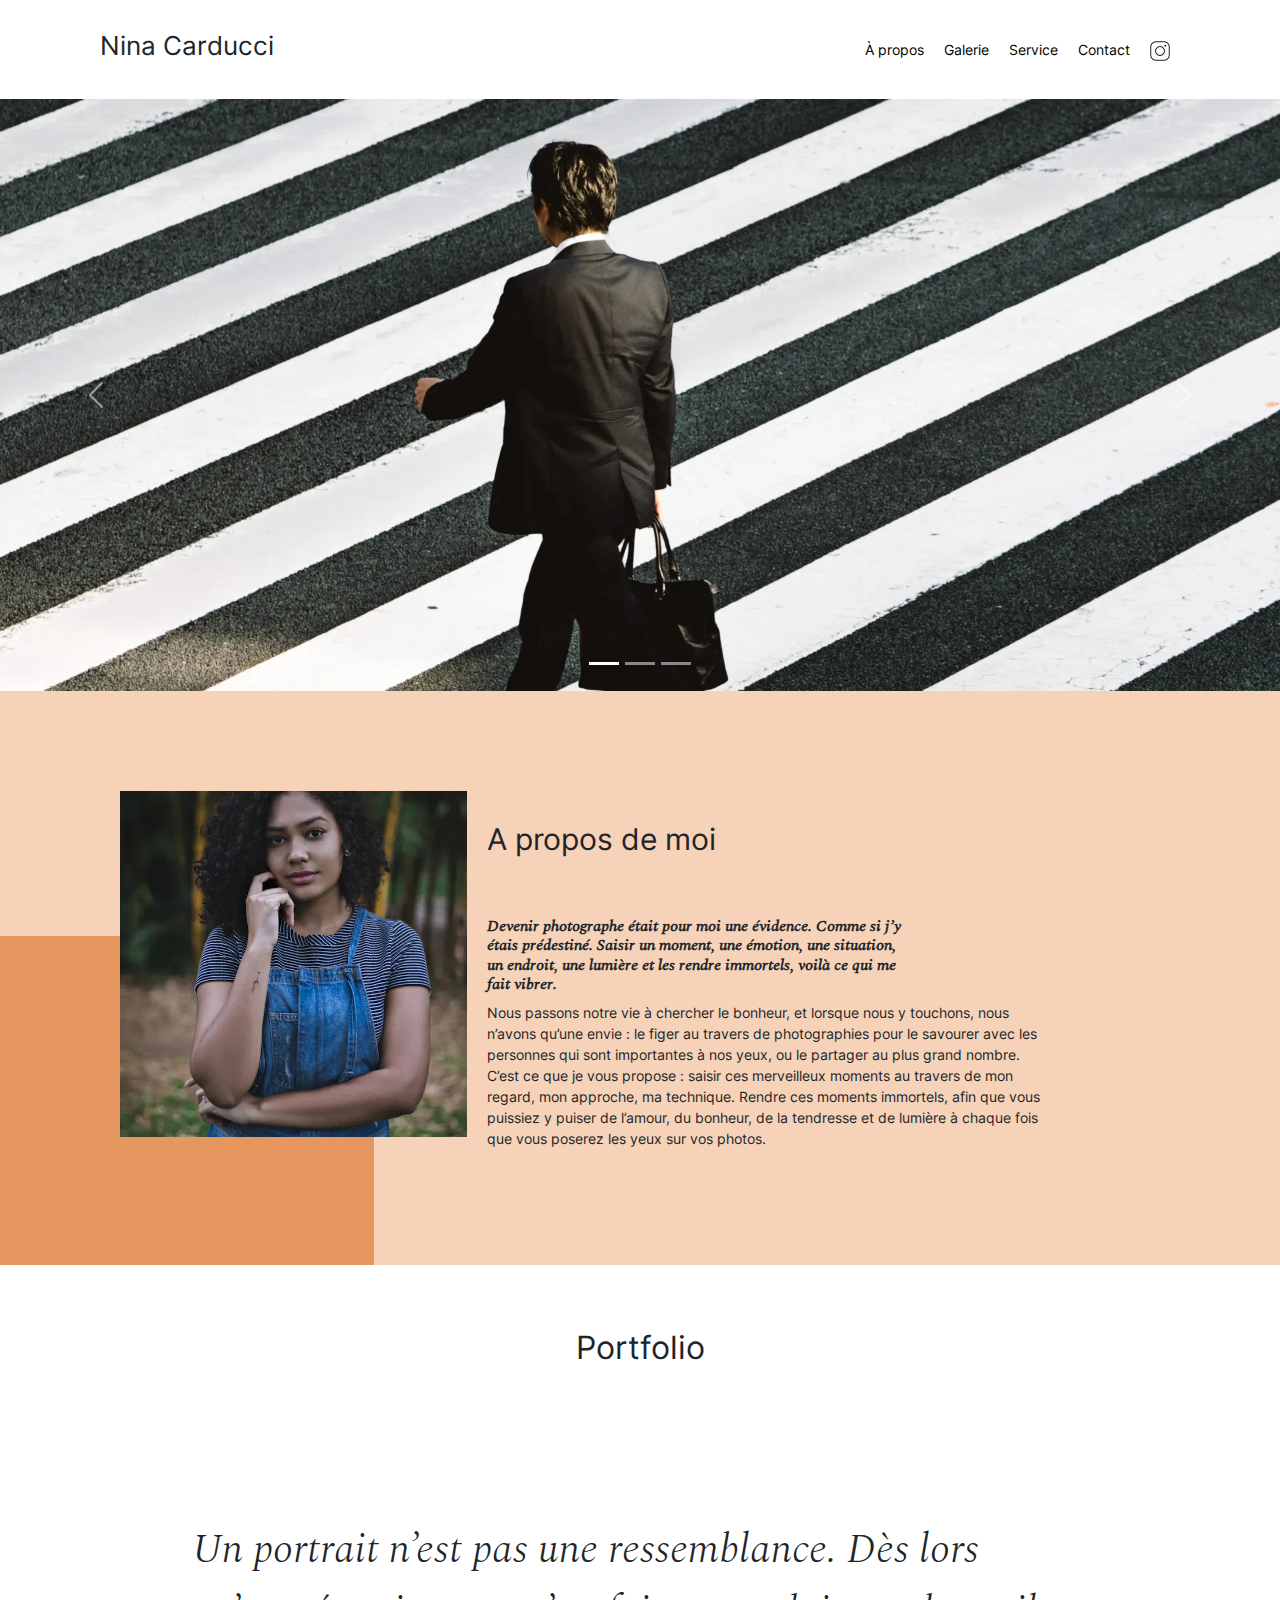
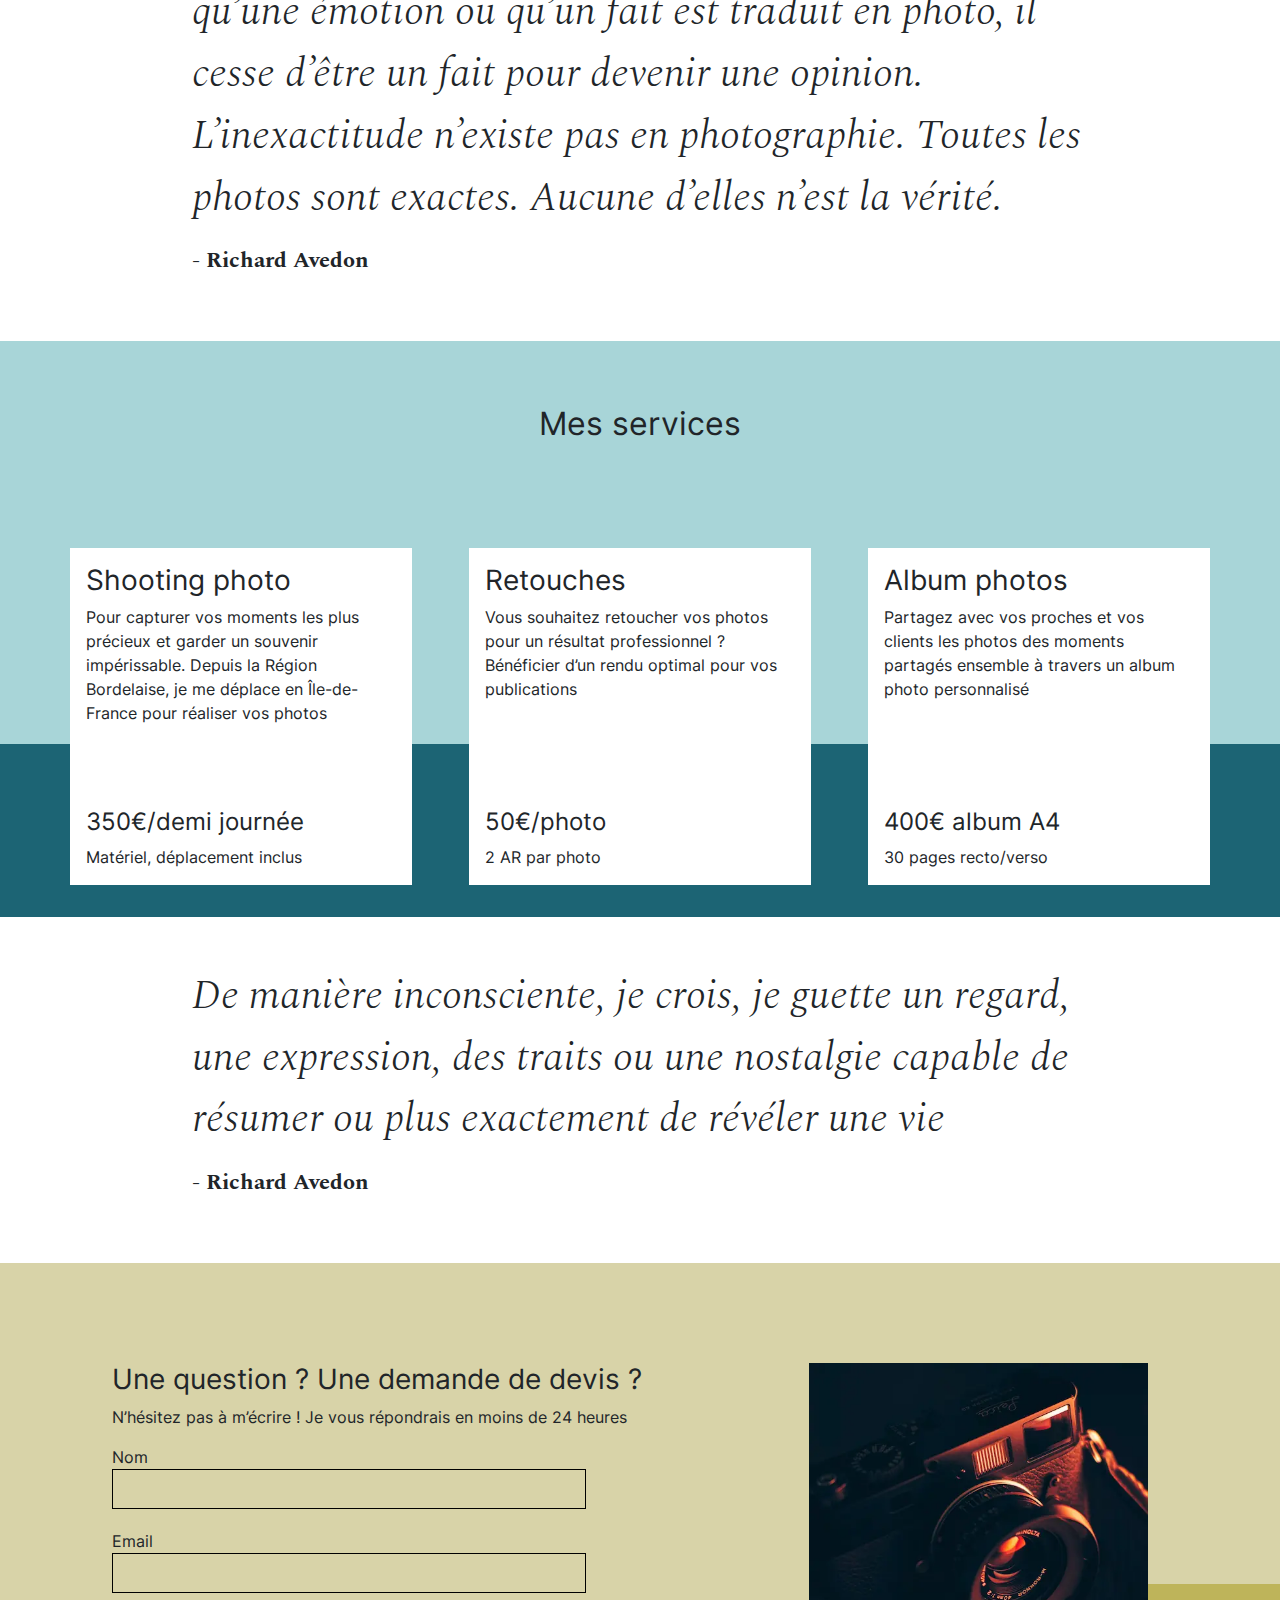
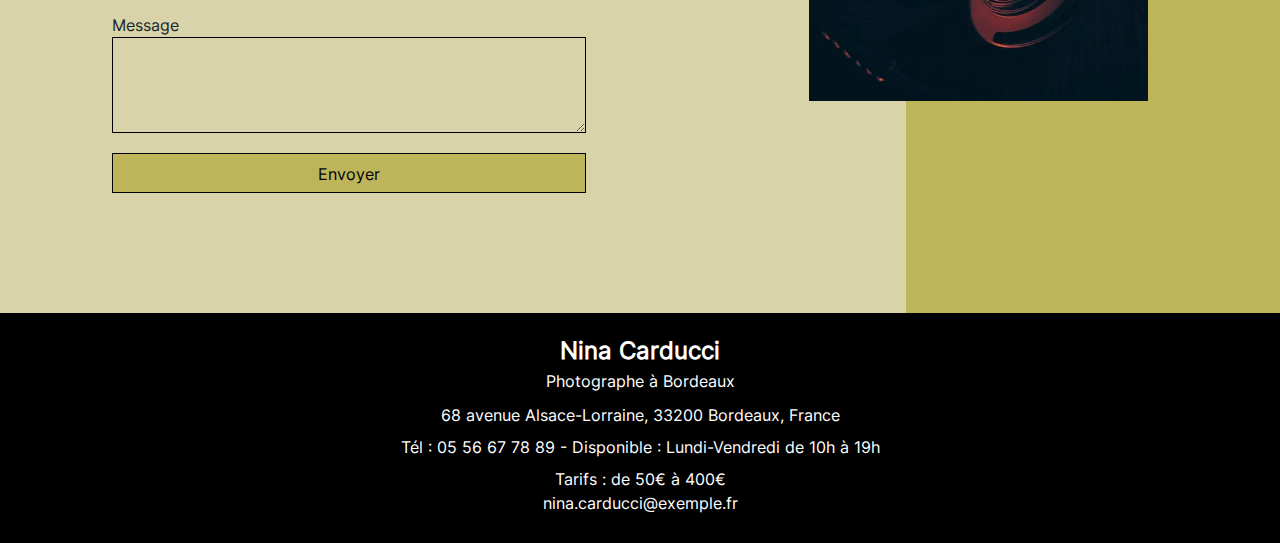
<file: index.html>
<!DOCTYPE html>
<html lang="fr">
  <head>
    <meta charset="UTF-8" />
    <meta name="viewport" content="width=device-width, initial-scale=1.0" />

    <meta
      property="og:title"
      content="Nina Carducci - Photographe à Bordeaux"
    />
    <meta property="og:locale" content="fr_FR" />

    <meta
      property="og:description"
      content="Photographie professionnelle à Bordeaux par Nina Carducci."
    />
    <meta property="og:type" content="website" />
    <meta
      property="og:image"
      content="https://drive.google.com/uc?export=view&id=1qrDXX4aLOheJV7V2gx7Sr66avaDtx3bc"
    />

    <meta name="twitter:card" content="summary_large_image" />
    <meta name="twitter:site" content="@nina_carducci_photo" />
    <meta
      name="twitter:title"
      content="Nina Carducci - Photographe à Bordeaux"
    />
    <meta
      name="twitter:description"
      content="Photographie professionnelle à Bordeaux par Nina Carducci."
    />
    <meta
      name="twitter:image"
      content="https://drive.google.com/uc?export=view&id=1fGH_PPSAx53aGgGlGInsiNpzklHECyml"
    />

    <title>Nina Carducci - Photographe Professionnelle à Bordeaux</title>
    <meta
      name="description"
      content="Nina Carducci, photographe pro. Explorez son portfolio, découvrez ses services et contactez-la pour un devis."
    />

    <link rel="stylesheet" href="./assets/bootstrap/bootstrap.min.css" />

    <link rel="stylesheet" href="./assets/style.min.css" />

    <script
      defer
      src="https://code.jquery.com/jquery-3.4.1.min.js"
      integrity="sha256-CSXorXvZcTkaix6Yvo6HppcZGetbYMGWSFlBw8HfCJo="
      crossorigin="anonymous"
    ></script>
    <script defer src="./assets/bootstrap/bootstrap.bundle.min.js"></script>
    <script defer src="./assets/maugallery.min.js"></script>
    <script defer src="./assets/scripts.min.js"></script>
  </head>
  <body>
    <div class="top-header">
      <h1 class="name">Nina Carducci</h1>
      <nav class="nav">
        <ul>
          <li><a href="#about">À propos</a></li>
          <li><a href="#gallery">Galerie</a></li>
          <li><a href="#services">Service</a></li>
          <li><a href="#contact">Contact</a></li>
          <li>
            <a
              class="social-link"
              href="https://www.instagram.com/ninacarducci.photo/?hl=fr"
              target="_blank"
            >
              <picture>
                <source srcset="./assets/images/instagram.webp" />
                <img
                  src="./assets/images/instagram.webp"
                  alt="logo instagram"
                  width="20"
                  height="20"
                  loading="lazy"
                />
              </picture>
            </a>
          </li>
        </ul>
      </nav>
    </div>
    <section id="header">
      <div
        id="carouselExampleIndicators"
        class="carousel slide"
        data-bs-ride="carousel"
      >
        <div class="carousel-indicators">
          <button
            type="button"
            data-bs-target="#carouselExampleIndicators"
            data-bs-slide-to="0"
            class="active"
            aria-current="true"
            aria-label="Slide 1"
          ></button>
          <button
            type="button"
            data-bs-target="#carouselExampleIndicators"
            data-bs-slide-to="1"
            aria-label="Slide 2"
          ></button>
          <button
            type="button"
            data-bs-target="#carouselExampleIndicators"
            data-bs-slide-to="2"
            aria-label="Slide 3"
          ></button>
        </div>
        <div class="carousel-inner">
          <div class="carousel-item active">
            <picture>
              <source
                media="(min-width: 1001px)"
                srcset="
                  ./assets/images/slider/ryoji-iwata-man-crossing-street-desktop.webp
                "
              />
              <source
                media="(min-width: 651px) and (max-width: 1000px)"
                srcset="
                  ./assets/images/slider/ryoji-iwata-man-crossing-street-tablet.webp
                "
              />
              <source
                media="(max-width: 650px)"
                srcset="
                  ./assets/images/slider/ryoji-iwata-man-crossing-street-mobile.webp
                "
              />
              <img
                class="d-block w-100"
                src="./images/slider/ryoji-iwata-man-crossing-street-mobile.webp"
                alt="Man crossing the street from Ryoji Iwata"
                width="500"
                height="231"
              />
            </picture>
          </div>
          <div class="carousel-item">
            <picture>
              <source
                media="(min-width: 1001px)"
                data-srcset="./assets/images/slider/nicholas-green-jubilant-fans-desktop.webp"
              />
              <source
                media="(min-width: 651px) and (max-width: 1000px)"
                data-srcset="./assets/images/slider/nicholas-green-jubilant-fans-tablet.webp"
              />
              <source
                media="(max-width: 650px)"
                data-srcset="./assets/images/slider/nicholas-green-jubilant-fans-mobile.webp"
              />
              <img
                class="d-block w-100"
                data-src="./images/slider/nicholas-green-jubilant-fans-mobile.webp"
                alt="Jubilant fans from Nicholas Green"
                width="500"
                height="231"
              />
            </picture>
          </div>
          <div class="carousel-item">
            <picture>
              <source
                media="(min-width: 1001px)"
                data-srcset="./assets/images/slider/edward-cisneros-wedding-dance-desktop.webp"
              />
              <source
                media="(min-width: 651px) and (max-width: 1000px)"
                data-srcset="./assets/images/slider/edward-cisneros-wedding-dance-tablet.webp"
              />
              <source
                media="(max-width: 650px)"
                data-srcset="./assets/images/slider/edward-cisneros-wedding-dance-mobile.webp"
              />
              <img
                class="d-block w-100"
                data-src="./images/slider/edward-cisneros-wedding-dance-mobile.webp"
                alt="Wedding dance from Edward Cisnero"
                width="499"
                height="231"
              />
            </picture>
          </div>
        </div>
        <button
          class="carousel-control-prev"
          type="button"
          data-bs-target="#carouselExampleIndicators"
          data-bs-slide="prev"
        >
          <span class="carousel-control-prev-icon" aria-hidden="true"></span>
          <span class="visually-hidden">Previous</span>
        </button>
        <button
          class="carousel-control-next"
          type="button"
          data-bs-target="#carouselExampleIndicators"
          data-bs-slide="next"
        >
          <span class="carousel-control-next-icon" aria-hidden="true"></span>
          <span class="visually-hidden">Next</span>
        </button>
      </div>
    </section>
    <section id="about">
      <div class="picture left">
        <picture>
          <source
            media="(min-width: 1001px)"
            srcset="./assets/images/nina-desktop.webp"
          />
          <source
            media="(min-width: 651px) and (max-width: 1000px)"
            srcset="./assets/images/nina-tablet.webp"
          />
          <source
            media="(max-width: 650px)"
            srcset="./assets/images/nina-mobile.webp"
          />
          <img
            src="./images/nina-mobile.webp"
            alt="Nina Carducci"
            width="320"
            height="319"
          />
        </picture>
      </div>
      <div id="about-me">
        <h2 class="about-me__title">A propos de moi</h2>
        <h3 class="about-me__introduction">
          Devenir photographe était pour moi une évidence. Comme si j’y étais
          prédestiné. Saisir un moment, une émotion, une situation, un endroit,
          une lumière et les rendre immortels, voilà ce qui me fait vibrer.
        </h3>
        <p>
          Nous passons notre vie à chercher le bonheur, et lorsque nous y
          touchons, nous n’avons qu’une envie : le figer au travers de
          photographies pour le savourer avec les personnes qui sont importantes
          à nos yeux, ou le partager au plus grand nombre. C’est ce que je vous
          propose : saisir ces merveilleux moments au travers de mon regard, mon
          approche, ma technique. Rendre ces moments immortels, afin que vous
          puissiez y puiser de l’amour, du bonheur, de la tendresse et de
          lumière à chaque fois que vous poserez les yeux sur vos photos.
        </p>
      </div>
    </section>
    <section id="gallery">
      <h2 class="title">Portfolio</h2>
      <div class="container py-3">
        <div class="gallery" style="display: none">
          <img
            data-gallery-tag="Concert"
            class="gallery-item"
            src="./assets/images/gallery/concerts/aaron-paul-concert-spotlights.webp"
            alt="In concert under the spotlights from Aaron Paul"
            loading="lazy"
          />
          <img
            data-gallery-tag="Entreprises"
            class="gallery-item"
            src="./assets/images/gallery/entreprise/ali-morshedlou-business-man.webp"
            alt="Business man in suit from Ali Morshedlou"
            loading="lazy"
          />
          <img
            data-gallery-tag="Entreprises"
            class="gallery-item"
            src="./assets/images/gallery/entreprise/jason-goodman-laughing-women.webp"
            alt="Laughing women at work from Jason Goodman"
            loading="lazy"
          />
          <img
            data-gallery-tag="Mariages"
            class="gallery-item"
            src="./assets/images/gallery/mariage/hannah-busing-united-for-life.webp"
            alt="United for life from Hannah Busing"
            loading="lazy"
          />
          <img
            data-gallery-tag="Portrait"
            class="gallery-item"
            src="./assets/images/gallery/portraits/ade-tunji-contained-emotion.webp"
            alt="Contained emotion of a black man from Ade Tunji"
            loading="lazy"
          />
          <img
            data-gallery-tag="Mariages"
            class="gallery-item"
            src="./assets/images/gallery/mariage/jakob-owens-happily-married.webp"
            alt="Happily married in the tropics from Jakob Owens"
            loading="lazy"
          />
          <img
            data-gallery-tag="Portrait"
            class="gallery-item"
            src="./assets/images/gallery/portraits/nino-van-prattenburg-behind-fence.webp"
            alt="Girl behind a fence from Nino Van Prattenburg"
            loading="lazy"
          />
          <img
            data-gallery-tag="Concert"
            class="gallery-item"
            src="./assets/images/gallery/concerts/austin-neill-concert-smoke.webp"
            alt="In concert under the smoke from Austin Neill "
            loading="lazy"
          />
          <img
            data-gallery-tag="Entreprises"
            class="gallery-item"
            src="./assets/images/gallery/entreprise/mateus-campos-woman-laughing.webp"
            alt="Woman laughing in front of her labtop from Mateus Campos Felipe"
            loading="lazy"
          />
        </div>
      </div>
      <div class="quote">
        <figure>
          <blockquote class="quote__text">
            Un portrait n’est pas une ressemblance. Dès lors qu’une émotion ou
            qu’un fait est traduit en photo, il cesse d’être un fait pour
            devenir une opinion. L’inexactitude n’existe pas en photographie.
            Toutes les photos sont exactes. Aucune d’elles n’est la vérité.
          </blockquote>
          <figcaption class="quote__author">- Richard Avedon</figcaption>
        </figure>
      </div>
    </section>
    <section id="services">
      <h2 class="title">Mes services</h2>
      <div class="container">
        <div class="service">
          <div class="service__description">
            <h3>Shooting photo</h3>
            <p>
              Pour capturer vos moments les plus précieux et garder un souvenir
              impérissable. Depuis la Région Bordelaise, je me déplace en
              Île-de-France pour réaliser vos photos
            </p>
          </div>
          <div class="service__price">
            <h4>350€/demi journée</h4>
            <span>Matériel, déplacement inclus</span>
          </div>
        </div>
        <div class="service">
          <div class="service__description">
            <h3>Retouches</h3>
            <p>
              Vous souhaitez retoucher vos photos pour un résultat professionnel
              ? Bénéficier d’un rendu optimal pour vos publications
            </p>
          </div>
          <div class="service__price">
            <h4>50€/photo</h4>
            <span>2 AR par photo</span>
          </div>
        </div>
        <div class="service">
          <div class="service__description">
            <h3>Album photos</h3>
            <p>
              Partagez avec vos proches et vos clients les photos des moments
              partagés ensemble à travers un album photo personnalisé
            </p>
          </div>
          <div class="service__price">
            <h4>400€ album A4</h4>
            <span>30 pages recto/verso</span>
          </div>
        </div>
      </div>
    </section>
    <div class="quote">
      <figure>
        <blockquote class="quote__text">
          De manière inconsciente, je crois, je guette un regard, une
          expression, des traits ou une nostalgie capable de résumer ou plus
          exactement de révéler une vie
        </blockquote>
        <figcaption class="quote__author">- Richard Avedon</figcaption>
      </figure>
    </div>
    <section id="contact">
      <div class="container">
        <div class="form-container">
          <h3>Une question ? Une demande de devis ?</h3>
          <p>
            N’hésitez pas à m’écrire ! Je vous répondrais en moins de 24 heures
          </p>

          <form action="" method="post">
            <label for="nom">Nom</label>
            <input type="text" name="nom" id="nom" />
            <label for="email">Email</label>
            <input type="email" name="email" id="email" />
            <label for="message">Message</label>
            <textarea
              name="message"
              id="message"
              cols="30"
              rows="10"
            ></textarea>
            <input type="submit" value="Envoyer" />
          </form>
        </div>
        <div class="picture right">
          <picture>
            <source
              media="(min-width: 1001px)"
              srcset="./assets/images/camera-desktop.webp"
            />
            <source
              media="(min-width: 651px) and (max-width: 1000px)"
              srcset="./assets/images/camera-tablet.webp"
            />
            <source
              media="(max-width: 650px)"
              srcset="./assets/images/camera-mobile.webp"
            />
            <img
              src="./images/camera-mobile.webp"
              alt="Camera"
              width="320"
              height="319"
              loading="lazy"
            />
          </picture>
        </div>
      </div>
    </section>

    <footer class="footer">
      <!-- Microdata pour la localisation de la photographe -->
      <section
        class="footer-content"
        itemscope
        itemtype="http://schema.org/LocalBusiness"
      >
        <strong itemprop="name" class="footer-name">Nina Carducci</strong>
        <p class="footer-description">Photographe à Bordeaux</p>
        <address
          class="footer-address"
          itemprop="address"
          itemscope
          itemtype="http://schema.org/PostalAddress"
        >
          <span itemprop="streetAddress">68 avenue Alsace-Lorraine</span>,
          <span itemprop="postalCode">33200</span>
          <span itemprop="addressLocality">Bordeaux</span>,
          <span itemprop="addressCountry">France</span>
        </address>
        <span class="footer-phone" itemprop="telephone"
          >Tél : 05 56 67 78 89 - Disponible :
          <time datetime="Mo-Fr 10:00-19:00"
            >Lundi-Vendredi de 10h à 19h</time
          ></span
        >
        <span itemprop="priceRange">Tarifs : de 50€ à 400€</span>
        <img
          class="footer-logo"
          src="./assets/images/nina-mobile.webp"
          alt="Nina Carducci"
          itemprop="image"
          loading="lazy"
        />
        <a
          href="mailto:nina.carducci@exemple.fr"
          class="footer-email"
          itemprop="email"
          >nina.carducci@exemple.fr</a
        >
      </section>
    </footer>
  </body>
</html>
</file>
<file: assets/style.min.css>
@font-face{font-family:Inter;src:url(./fonts/Inter-Regular.woff2) format("woff2");font-weight:400;font-style:normal;font-display:swap}@font-face{font-family:Spectral;src:url(./fonts/Spectral-Bold.woff2) format("woff2");font-weight:700;font-style:normal;font-display:swap}@font-face{font-family:Spectral;src:url(./fonts/Spectral-Italic.woff2) format("woff2");font-weight:400;font-style:italic;font-display:swap}@font-face{font-family:Spectral;src:url(./fonts/Spectral-Regular.woff2) format("woff2");font-weight:400;font-style:normal;font-display:swap}@font-face{font-family:Spectral;src:url(./fonts/Spectral-LightItalic.woff2) format("woff2");font-weight:300;font-style:italic;font-display:swap}body{max-width:1920px;margin:auto}*{font-family:Inter;font-style:normal}.top-header{background-color:#fff;position:sticky;top:0;z-index:1000;display:flex;justify-content:space-between;padding-inline:100px;padding-block:30px;align-items:center}.top-header .name{font-size:26px}.nav ul{display:flex;list-style-type:none;font-size:14px;margin-bottom:0}.nav li{padding-inline:10px}.nav a{text-decoration:none;color:#000}.social-link img{width:20px}#about{display:flex;background-color:#f6d2b8;padding-inline:100px;padding-block:100px;position:relative}.picture.left::before{content:" ";background-color:#e5975f;width:374px;height:329px;position:absolute;bottom:0;left:0;z-index:-1}.picture{flex:1;margin:0 20px;z-index:0}picture img{width:100%;height:auto}#about-me{flex:2}.about-me__title{margin-top:1em;margin-bottom:60px;font-size:30px}.about-me__introduction{font-family:Spectral;font-size:1rem;font-weight:800;font-style:italic;width:60%}#about-me p{width:80%;font-size:14px}.title{text-align:center;padding-block:2em}.gallery .nav{justify-content:center}.nav-pills .nav-link.active,.nav-pills .show>.nav-link{color:#fff;background-color:#5e5826;border-radius:0}.nav-pills .nav-link{color:#000}.item-column{position:relative;margin-bottom:0!important;padding:0}.item-column::after{content:"";display:block;padding-bottom:100%}.gallery-item{position:absolute;width:100%;height:100%;object-fit:cover;padding:.5em}.mg-next,.mg-prev{width:30px;height:30px;border-radius:00%;justify-content:center;align-items:center;display:flex;font-size:24px}.quote{font-family:Spectral;font-style:italic;width:70%;margin:auto;padding-block:3em}.quote__text{font-family:Spectral;font-style:italic;font-weight:300;font-size:calc(1.375rem + 1.5vw)}.quote__author{font-family:Spectral;font-weight:800;font-size:22px}#services{margin:auto;background-color:#a8d5d8;position:relative}#services .container::before{content:" ";background-color:#1c6474;position:absolute;width:100%;height:30%;bottom:0;left:0;z-index:0}#services .container{justify-content:space-between;display:flex;padding:2em 0}.service{background-color:#fff;max-width:390px;width:30%;height:337px;padding:1em;display:flex;flex-direction:column;justify-content:space-between;z-index:1}#contact{margin:auto;background-color:#d8d3a8;position:relative;padding-inline:100px;padding-block:100px}#contact .container{display:flex}.picture.right::before{content:" ";background-color:#beb45a;width:374px;height:329px;position:absolute;bottom:0;right:0;z-index:-1}.form-container{flex:2}form{display:flex;flex-direction:column;width:70%;align-items:flex-start}form input{width:100%;background-color:transparent;border:solid 1px;height:2.5em;margin-bottom:20px}form textarea{width:100%;background-color:transparent;border:solid 1px;height:5em;line-height:2.5em;font-size:1.2em;margin-bottom:20px}input[type=submit]{background-color:#beb45a;padding:.5em 1em}.footer{background-color:#000;padding:20px 0;color:#fff}.footer-content{max-width:1200px;margin:0 auto;padding:0 15px;text-align:center}.footer-name{font-size:24px;margin-bottom:10px}.footer-description{margin-bottom:10px}.footer-address,.footer-email,.footer-phone{display:block;margin-bottom:8px}.footer-email{color:#fff;text-decoration:none;transition:color .3s}.footer-email:hover{color:#bbb}.footer-logo{display:none}@media all and (max-width:1180px){.picture{flex:2}#about,#contact .container{align-items:center}.about-me__title{margin-top:0;margin-bottom:1em}#about-me h3,#about-me p{width:100%}}@media all and (max-width:1000px){#about{flex-direction:column}.picture{width:50%}.picture.left::before{width:100%;height:30%;position:absolute;bottom:auto;top:0;left:0;z-index:-1}.about-me__title{text-align:center;margin-top:1em}#services .container{flex-direction:column}.service{width:100%;max-width:100%;height:auto;margin:2em 0}.service__description{margin-bottom:1em}#services .container::before{width:30%;height:100%;bottom:0;right:0;left:auto;z-index:0}#contact .container{flex-direction:column}#contact .picture.right{margin-top:1em}.picture.right::before{width:100%;height:30%;position:absolute;bottom:0;right:0;z-index:-1}}@media all and (max-width:650px){.top-header{flex-direction:column;padding-inline:0}.top-header .nav,.top-header .nav ul{width:100%;padding:0}.top-header .nav li{flex:1;padding-block:1em;text-align:center}.picture.left::before,.picture.right::before{height:150px}#services .container{align-items:center}.service{max-width:90%}#about,#contact{padding-inline:2em;padding-block:2em}form{width:100%}.picture{width:80%}.footer-content{padding:0 10px}.footer-name{font-size:20px}}
</file>
